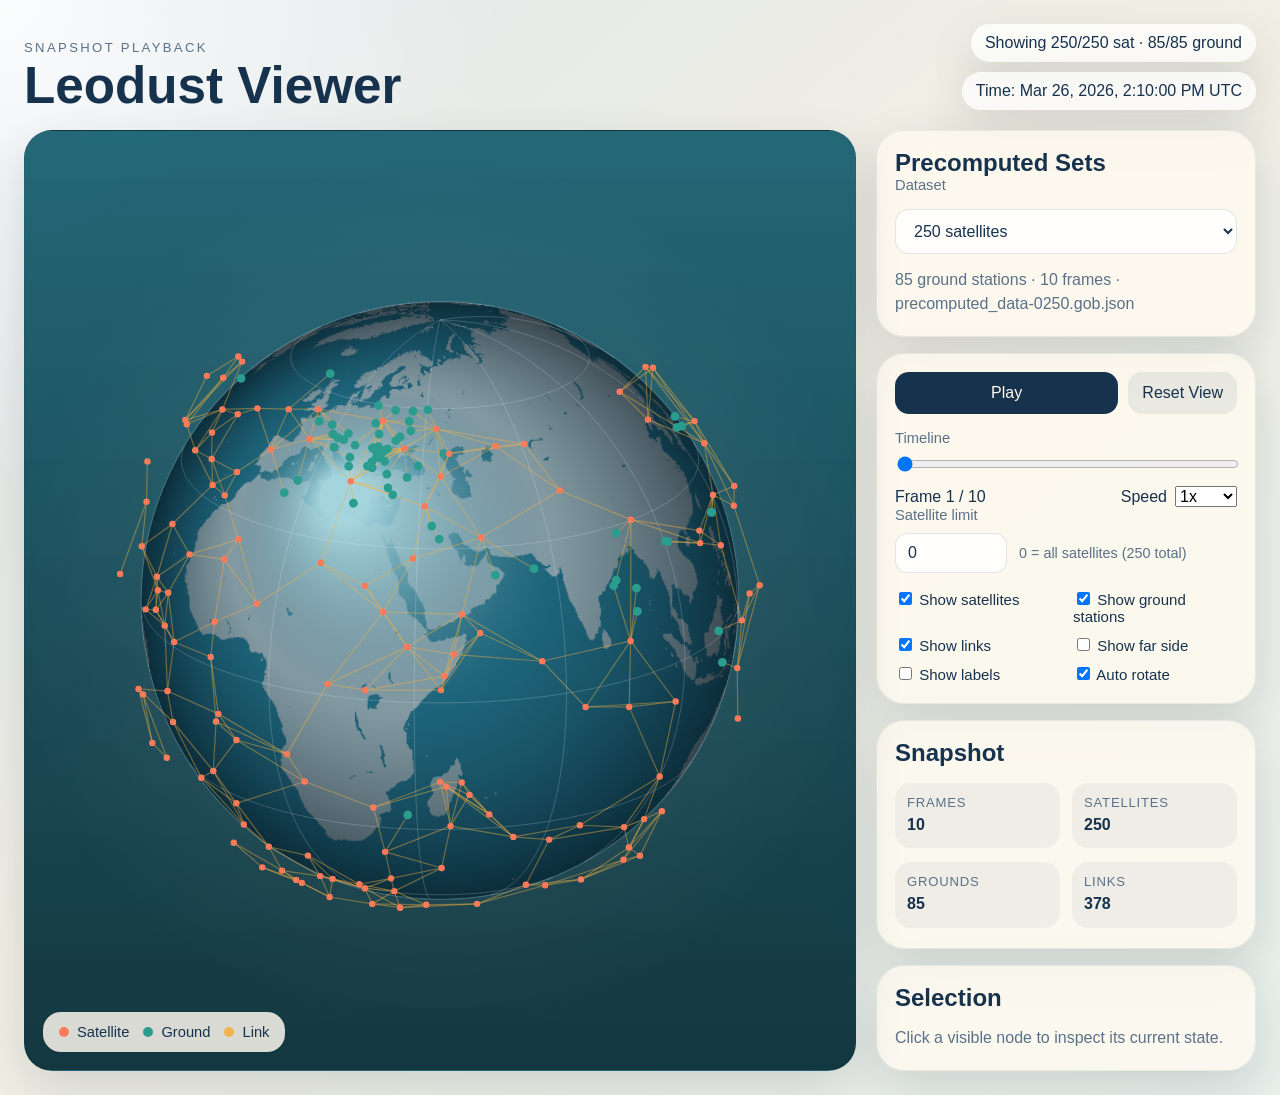
<file: ui/index.html>
<!doctype html>
<html lang="en">
  <head>
    <meta charset="utf-8" />
    <meta name="viewport" content="width=device-width, initial-scale=1" />
    <title>LeoDust Viewer</title>
    <link rel="stylesheet" href="./styles.css" />
  </head>
  <body>
    <div class="app-shell">
      <header class="topbar">
        <div>
          <p class="eyebrow">Snapshot Playback</p>
          <h1>Leodust Viewer</h1>
        </div>
        <div class="status-block">
          <div class="status-pill" id="status-pill">Loading snapshot…</div>
          <div class="time-readout" id="time-readout">Time: --</div>
        </div>
      </header>

      <main class="layout">
        <section class="globe-panel">
          <canvas id="globe-canvas" aria-label="Simulation globe"></canvas>
          <div class="canvas-overlay">
            <div class="legend">
              <span><i class="dot satellite-dot"></i>Satellite</span>
              <span><i class="dot ground-dot"></i>Ground</span>
              <span><i class="dot link-dot"></i>Link</span>
            </div>
          </div>
        </section>

        <aside class="sidebar">
          <section class="card datasets-card">
            <h2>Precomputed Sets</h2>
            <label class="slider-label" for="snapshot-select">Dataset</label>
            <select id="snapshot-select" class="snapshot-select" aria-label="Precomputed dataset"></select>
            <div id="snapshot-meta" class="snapshot-meta muted-copy">Loading available snapshots…</div>
          </section>

          <section class="card controls-card">
            <div class="controls-row">
              <button id="play-button" class="primary-button" type="button">Play</button>
              <button id="reset-view-button" class="secondary-button" type="button">Reset View</button>
            </div>

            <label class="slider-label" for="frame-slider">Timeline</label>
            <input id="frame-slider" type="range" min="0" max="0" value="0" />
            <div class="range-meta">
              <span id="frame-label">Frame 0 / 0</span>
              <label>
                Speed
                <select id="playback-speed">
                  <option value="0.25">0.25x</option>
                  <option value="0.5">0.5x</option>
                  <option value="1" selected>1x</option>
                  <option value="2">2x</option>
                  <option value="4">4x</option>
                </select>
              </label>
            </div>

            <label class="slider-label" for="max-satellites">Satellite limit</label>
            <div class="limit-row">
              <input id="max-satellites" type="number" min="0" step="1" value="0" inputmode="numeric" />
              <span id="max-satellites-hint" class="inline-hint">0 = all satellites</span>
            </div>

            <div class="toggle-grid">
              <label><input id="show-satellites" type="checkbox" checked /> Show satellites</label>
              <label><input id="show-grounds" type="checkbox" checked /> Show ground stations</label>
              <label><input id="show-links" type="checkbox" checked /> Show links</label>
              <label><input id="show-hidden" type="checkbox" /> Show far side</label>
              <label><input id="show-labels" type="checkbox" /> Show labels</label>
              <label><input id="auto-rotate" type="checkbox" checked /> Auto rotate</label>
            </div>
          </section>

          <section class="card stats-card">
            <h2>Snapshot</h2>
            <dl class="stats-grid">
              <div>
                <dt>Frames</dt>
                <dd id="frame-count">--</dd>
              </div>
              <div>
                <dt>Satellites</dt>
                <dd id="satellite-count">--</dd>
              </div>
              <div>
                <dt>Grounds</dt>
                <dd id="ground-count">--</dd>
              </div>
              <div>
                <dt>Links</dt>
                <dd id="link-count">--</dd>
              </div>
            </dl>
          </section>

          <section class="card details-card">
            <h2>Selection</h2>
            <div id="selection-empty" class="muted-copy">Click a visible node to inspect its current state.</div>
            <dl id="selection-details" class="details-grid hidden">
              <div>
                <dt>Name</dt>
                <dd id="selection-name"></dd>
              </div>
              <div>
                <dt>Type</dt>
                <dd id="selection-type"></dd>
              </div>
              <div>
                <dt>Altitude</dt>
                <dd id="selection-altitude"></dd>
              </div>
              <div>
                <dt>Active Links</dt>
                <dd id="selection-links"></dd>
              </div>
              <div>
                <dt>Position</dt>
                <dd id="selection-position"></dd>
              </div>
            </dl>
          </section>
        </aside>
      </main>
    </div>

    <script type="module" src="./app.js"></script>
  </body>
</html>
</file>
<file: ui/styles.css>
:root {
  --paper: #f2efe4;
  --paper-strong: #fffaf0;
  --ink: #17324d;
  --ink-soft: #5b7188;
  --ocean: #0f4c5c;
  --ocean-deep: #0a2f39;
  --sky: #b8dce7;
  --satellite: #ff7a59;
  --ground: #2a9d8f;
  --link: rgba(245, 176, 65, 0.55);
  --panel-shadow: 0 18px 48px rgba(16, 36, 52, 0.14);
}

* {
  box-sizing: border-box;
}

body {
  margin: 0;
  min-height: 100vh;
  font-family: "Avenir Next", "Segoe UI", sans-serif;
  color: var(--ink);
  background:
    radial-gradient(circle at top left, rgba(255, 255, 255, 0.9), transparent 30%),
    linear-gradient(140deg, #dce6eb 0%, #f2efe4 45%, #e8f0ec 100%);
}

.app-shell {
  max-width: 1440px;
  margin: 0 auto;
  padding: 24px;
}

.topbar {
  display: flex;
  justify-content: space-between;
  align-items: end;
  gap: 16px;
  margin-bottom: 20px;
}

.eyebrow {
  margin: 0 0 6px;
  font-size: 0.82rem;
  letter-spacing: 0.18em;
  text-transform: uppercase;
  color: var(--ink-soft);
}

h1,
h2 {
  margin: 0;
  font-weight: 700;
}

h1 {
  font-size: clamp(2rem, 4vw, 3.4rem);
  line-height: 0.96;
}

.status-block {
  display: flex;
  flex-direction: column;
  gap: 10px;
  align-items: end;
}

.status-pill,
.time-readout {
  padding: 10px 14px;
  border-radius: 999px;
  background: rgba(255, 255, 255, 0.75);
  box-shadow: var(--panel-shadow);
}

.layout {
  display: grid;
  grid-template-columns: minmax(0, 1.6fr) minmax(300px, 380px);
  gap: 20px;
}

.globe-panel,
.card {
  border-radius: 28px;
  background: rgba(255, 250, 240, 0.78);
  box-shadow: var(--panel-shadow);
  border: 1px solid rgba(23, 50, 77, 0.08);
}

.globe-panel {
  position: relative;
  min-height: 72vh;
  overflow: hidden;
  background:
    linear-gradient(180deg, rgba(18, 92, 109, 0.92) 0%, rgba(10, 47, 57, 0.96) 100%);
}

#globe-canvas {
  display: block;
  width: 100%;
  height: 100%;
  cursor: grab;
}

#globe-canvas.dragging {
  cursor: grabbing;
}

.canvas-overlay {
  position: absolute;
  inset: 0;
  pointer-events: none;
}

.legend {
  position: absolute;
  left: 18px;
  bottom: 18px;
  display: flex;
  flex-wrap: wrap;
  gap: 14px;
  padding: 12px 16px;
  border-radius: 18px;
  background: rgba(255, 250, 240, 0.84);
  color: var(--ink);
}

.legend span {
  display: inline-flex;
  align-items: center;
  gap: 8px;
  font-size: 0.92rem;
}

.dot {
  width: 10px;
  height: 10px;
  border-radius: 999px;
  display: inline-block;
}

.satellite-dot {
  background: var(--satellite);
}

.ground-dot {
  background: var(--ground);
}

.link-dot {
  background: rgba(245, 176, 65, 0.9);
}

.sidebar {
  display: flex;
  flex-direction: column;
  gap: 16px;
}

.card {
  padding: 18px 18px 20px;
}

.controls-row {
  display: flex;
  gap: 10px;
  margin-bottom: 16px;
}

button,
select,
input {
  font: inherit;
}

.primary-button,
.secondary-button {
  border: 0;
  border-radius: 14px;
  padding: 12px 14px;
  transition: transform 120ms ease, opacity 120ms ease;
}

.primary-button {
  background: var(--ink);
  color: var(--paper-strong);
  flex: 1;
}

.secondary-button {
  background: rgba(23, 50, 77, 0.08);
  color: var(--ink);
}

.primary-button:hover,
.secondary-button:hover {
  transform: translateY(-1px);
}

.slider-label {
  display: block;
  margin-bottom: 8px;
  font-size: 0.92rem;
  color: var(--ink-soft);
}

#frame-slider {
  width: 100%;
}

.limit-row {
  display: flex;
  align-items: center;
  gap: 12px;
  margin-top: 10px;
}

.limit-row input {
  width: 112px;
  padding: 10px 12px;
  border-radius: 12px;
  border: 1px solid rgba(23, 50, 77, 0.12);
  background: rgba(255, 255, 255, 0.82);
  color: var(--ink);
}

.inline-hint {
  font-size: 0.9rem;
  color: var(--ink-soft);
}

.range-meta {
  display: flex;
  justify-content: space-between;
  gap: 12px;
  margin-top: 10px;
  align-items: center;
}

.range-meta label {
  display: inline-flex;
  gap: 8px;
  align-items: center;
}

.toggle-grid {
  display: grid;
  grid-template-columns: 1fr 1fr;
  gap: 10px 14px;
  margin-top: 16px;
  font-size: 0.94rem;
}

.snapshot-select {
  width: 100%;
  margin-top: 8px;
  padding: 12px 14px;
  border-radius: 14px;
  border: 1px solid rgba(23, 50, 77, 0.12);
  background: rgba(255, 255, 255, 0.82);
  color: var(--ink);
}

.snapshot-meta {
  margin-top: 12px;
  line-height: 1.5;
}

.stats-grid,
.details-grid {
  display: grid;
  grid-template-columns: 1fr 1fr;
  gap: 14px 12px;
  margin: 16px 0 0;
}

.stats-grid div,
.details-grid div {
  padding: 12px;
  border-radius: 16px;
  background: rgba(23, 50, 77, 0.05);
}

dt {
  margin-bottom: 4px;
  font-size: 0.82rem;
  color: var(--ink-soft);
  text-transform: uppercase;
  letter-spacing: 0.06em;
}

dd {
  margin: 0;
  font-weight: 600;
  line-height: 1.4;
}

.muted-copy {
  margin-top: 14px;
  color: var(--ink-soft);
  line-height: 1.5;
}

.hidden {
  display: none;
}

@media (max-width: 1080px) {
  .layout {
    grid-template-columns: 1fr;
  }

  .globe-panel {
    min-height: 58vh;
  }

  .status-block {
    align-items: start;
  }
}

@media (max-width: 640px) {
  .app-shell {
    padding: 16px;
  }

  .topbar {
    flex-direction: column;
    align-items: start;
  }

  .controls-row,
  .toggle-grid,
  .stats-grid,
  .details-grid,
  .range-meta,
  .limit-row {
    grid-template-columns: 1fr;
    flex-direction: column;
    align-items: stretch;
  }

  .legend {
    right: 16px;
    left: 16px;
    bottom: 16px;
  }
}
</file>
